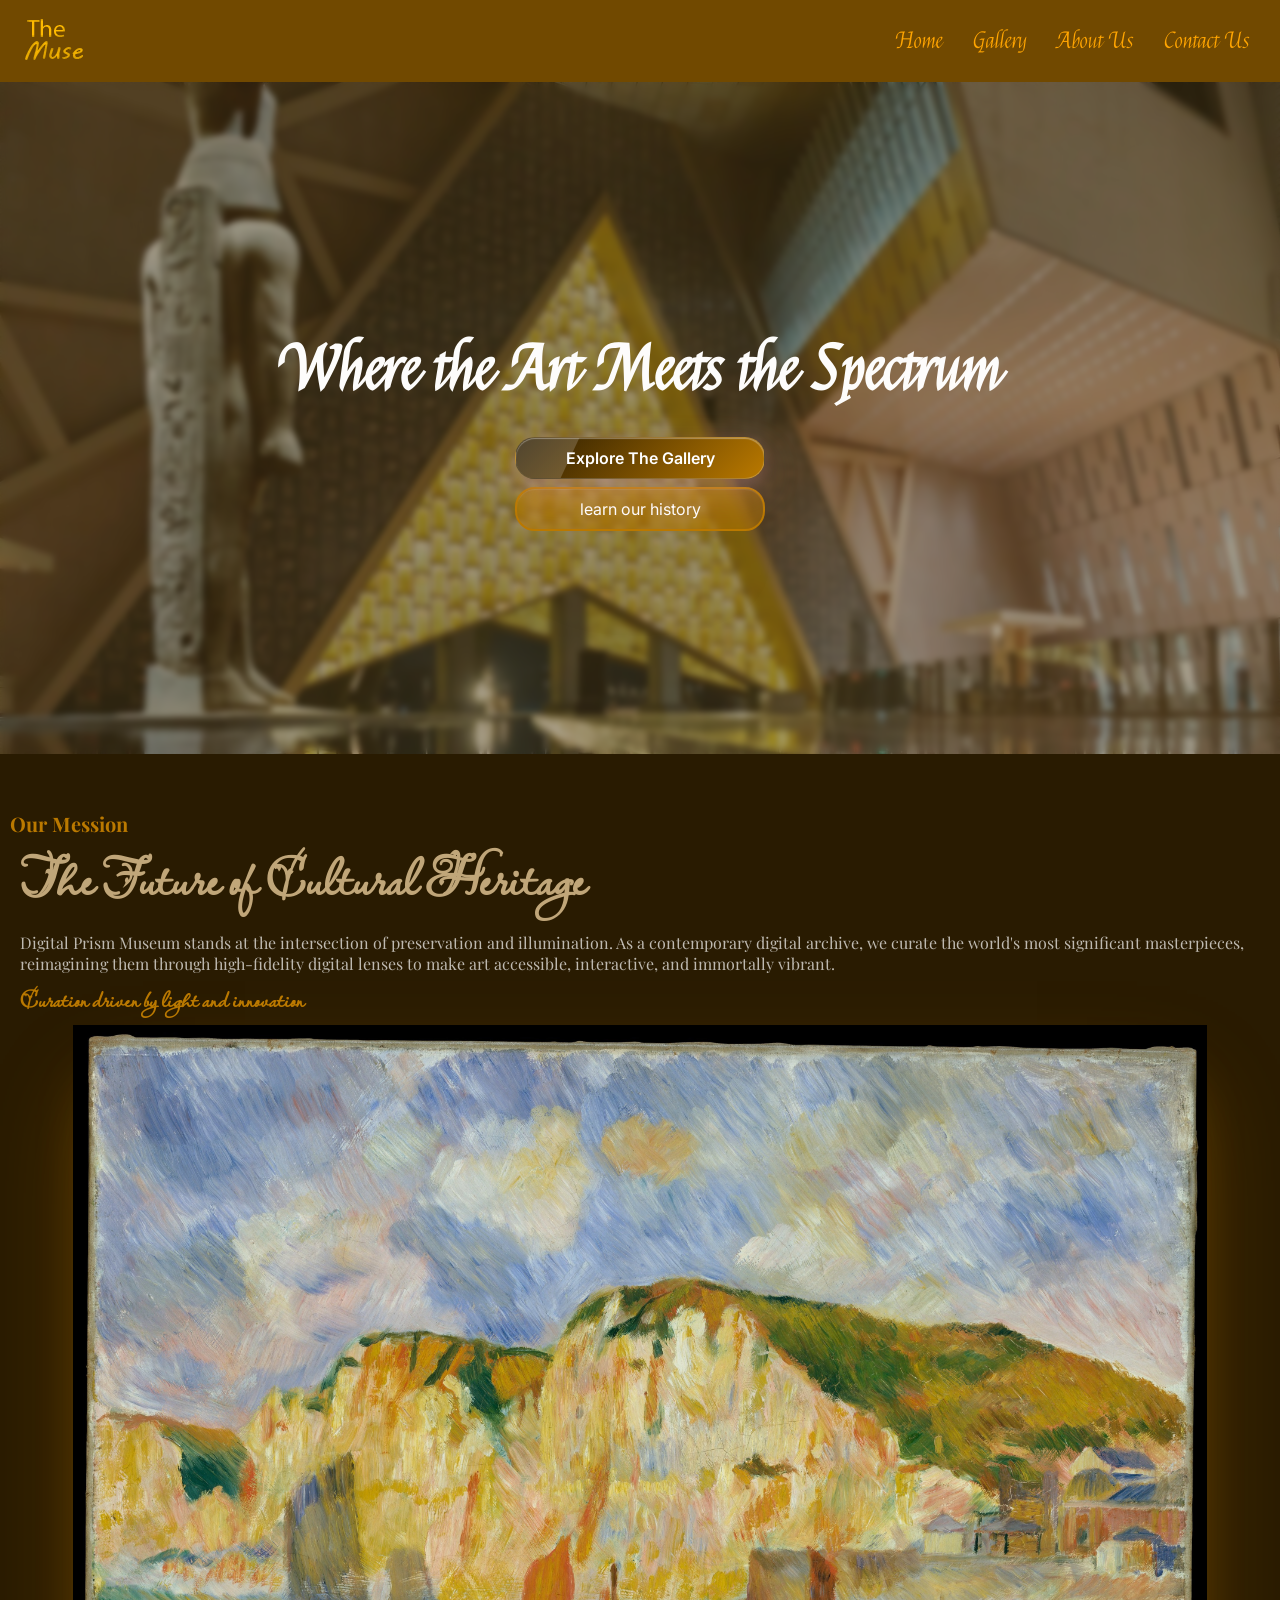
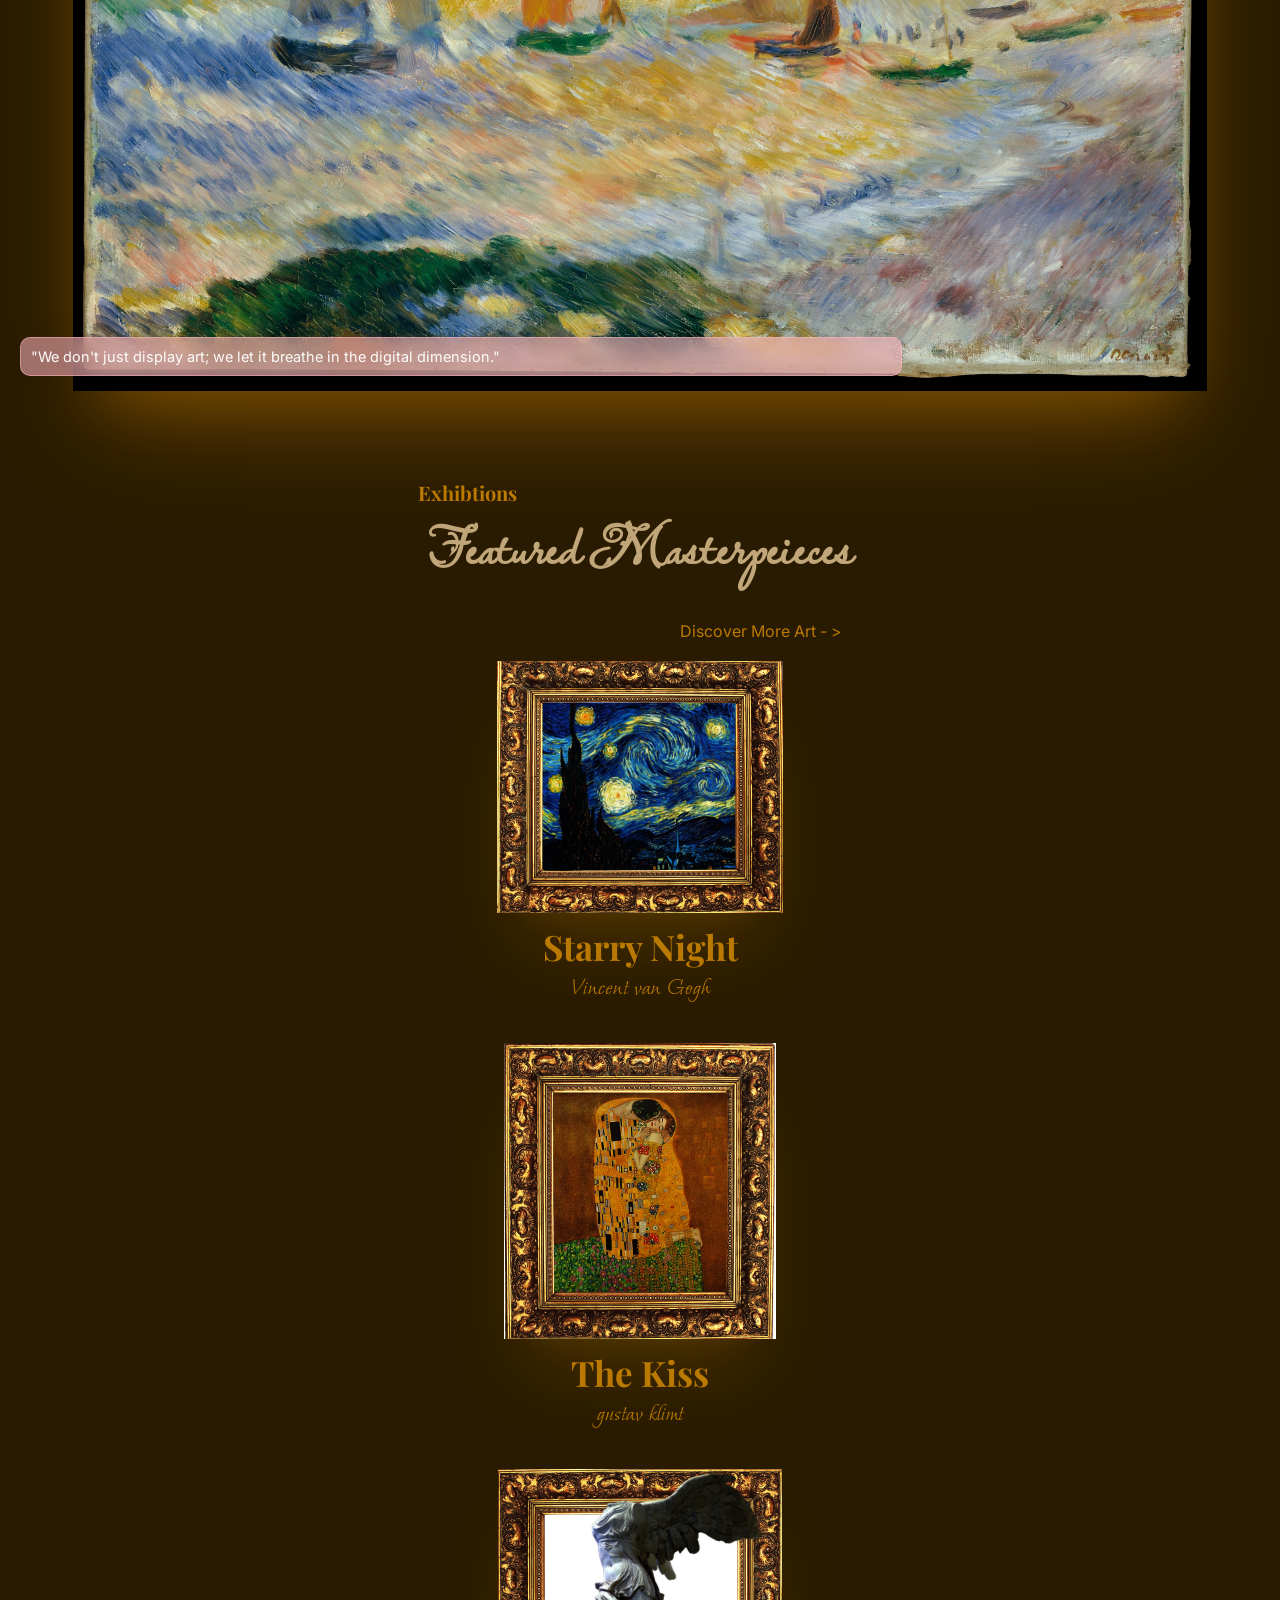
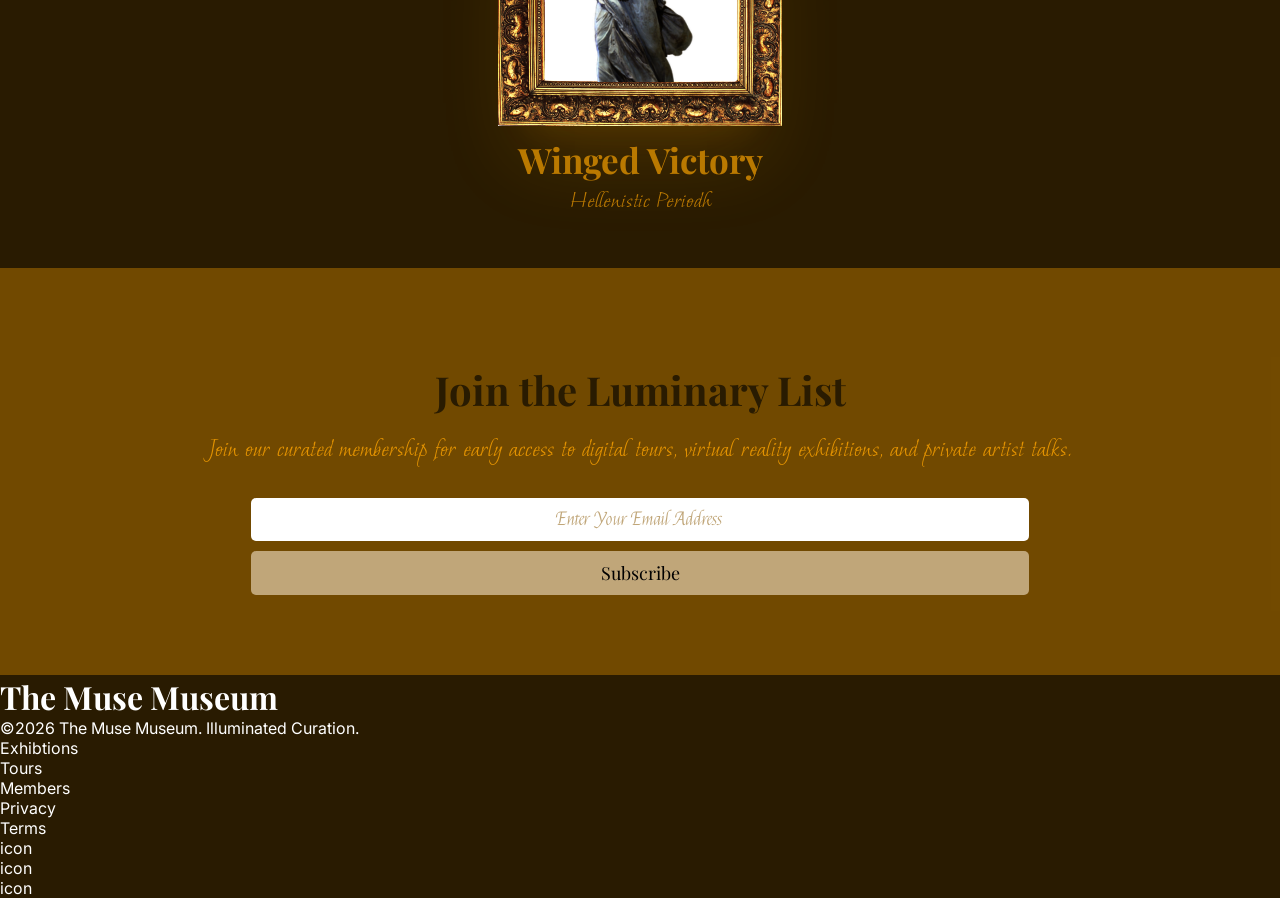
<file: index.html>
<!DOCTYPE html>
<html lang="en">
<head>
    <meta charset="UTF-8">
    <meta name="viewport" content="width=device-width, initial-scale=1.0">
    <link rel="stylesheet" href="./Styles/Global.css">
    <link rel="stylesheet" href="./Styles/components.css">
    <link rel="stylesheet" href="./Styles/indexPage.css">
    <link rel="stylesheet" href="./Styles/animations.css">
    <link rel="stylesheet" href="./Styles/model.css">

    <!-- Libraries -->

   
    <title>Metropolitan Museum of Art</title>
</head>
<body>
    <!-- Nav -->
    <nav>
        <div class="Logo">
            <a href="/index.html">
                <img src="./Images/logo.svg" alt="Logo" class="">
            </a>
        </div>


        <input type="checkbox" id="menu-toggle">
        <label for="menu-toggle" class="burger" id="menutogglesIcon">
            ☰
        </label>
        <div id="listContainer">
            <ul list>
                <li class="navListElements">
                    <a href="./index.html" target="_parent">
                        Home
                    </a>
                </li>
                <li class="navListElements">
                    <a href="./pages/Gallery.html" target="_parent">
                        Gallery
                    </a>
                </li>
                <li class="navListElements">
                    <a href="./pages/About.html" target="_parent">
                        About Us
                    </a>
                </li>
                <li class="navListElements">
                    <a href="./pages/Contact.html" target="_parent">
                        Contact Us
                    </a>
                </li>
            </ul>
        </div>
    </nav>

    <!-- Main -->
     <main>
        <!-- Hero Section -->
        <header>
            <div id="HeroImageContainer">
                <img src="./Images/museumMobile1.jpg" alt="hero background" id="heroImg">
                <div class="filterBrown"></div>
                
            </div>
            <div id="heroContent">
                <h1>Where the Art Meets the Spectrum</h1>
                <div class="btnContainer">
                    <a href="./pages/Gallery.html" type="button" class="Primary heroBtn">Explore The Gallery</a>
                    <a href="./pages/About.html" type="button" class="WhiteOutlined heroBtn">learn our history</a>
                </div>
            </div>
            
            <!-- <div id="model-container"></div> -->

        </header>
        
        
        <!-- mission -->
        <section id="mession">
            <div id="LeftMessionSec">
                <h2>Our Mession</h2>
                <h1>The Future of Cultural Heritage</h1>
                <p id="mainP">
                    Digital Prism Museum stands at the intersection of preservation
                    and illumination. As a contemporary digital archive, we curate the
                    world's most significant masterpieces, reimagining them through
                    high-fidelity digital lenses to make art accessible, interactive, and
                    immortally vibrant.
                </p>
                <p id="secondaryP">Curation driven by light and innovation</p>
            </div>
            <div id="RightMessionSec">
                <img src="./Images/mession.jpg" alt="Moonlight, Wood Island Light">
                <div id="imagesTextOverflowDiv" class="pink-blur">
                    <p>
                        "We don't just display art; we let it
                        breathe in the digital dimension."
                    </p> 
                </div>
            </div>
        </section>

        
        <!-- Featured Peices -->
         <section id="featuresPieces">
            <div id="headerOfFeaturesPieces">
                <h2>Exhibtions</h2>
                <h1>Featured Masterpeieces</h1>
                <a href="./pages/Gallery.html">
                    Discover More Art
                    <!-- <i class="fa-solid fa-angle-right"></i> -->
                    <p> - ></p>
                </a>
            </div>
            <div id="Gallery">
                <div class="artWorkesContainer">
                    <img src="./Images/The/2.svg" alt="The Starry Night">
                    <h3 class="title">Starry Night</h3>
                    <p class="author">Vincent van Gogh</p>
                    <div class="innerViewContainer">
                        <a href="./Images/the-starry-night.jpg" target="_blank">view in full screen</a>
                        <!-- <i class="fa-regular fa-eye"></i> -->
                    </div>
                </div>
                <div class="artWorkesContainer">
                    <img src="./Images/The/1.svg" alt="The Kiss">
                    <h3 class="title">The Kiss</h3>
                    <p class="author">gustav klimt</p>
                    <div class="innerViewContainer">
                        <a href="./Images/theKiss.jpg" target="_blank">view in full screen</a>
                        <!-- <i class="fa-regular fa-eye"></i> -->
                    </div>
                </div>
                <div class="artWorkesContainer">
                    <img src="./Images/The/3.svg" alt="Winged Victory">
                    <h3 class="title">Winged Victory</h3>
                    <p class="author">Hellenistic Periodh</p>
                    <div class="innerViewContainer">
                        <a href="./Images/theWingedVictory.jpg" target="_blank">view in full screen</a>
                        <!-- <i class="fa-regular fa-eye"></i> -->
                    </div>
                </div>

            </div>
         </section>
         

        
        <!-- Join/Contact -->
         <section id="ContactSection">
            <div>
                <h3>Join the Luminary List</h3>
                <p>Join our curated membership for early access to digital tours, virtual reality exhibitions,
                and private artist talks.</p>
                <form action="/" method="post">
                    <input type="text" placeholder="Enter Your Email Address">
                    <button>Subscribe</button>
                </form>
            </div>
         </section>

    </main>
    
    <!-- Footer -->
    <footer>
        <div>
            <h2>The Muse Museum</h2>
            <p>©<span id="copyrightYear"></span> The Muse Museum. Illuminated Curation.</p>
        </div>
        <div>
            <ul>
                <li>Exhibtions</li>
                <li>Tours</li>
                <li>Members</li>
            </ul>
            <ul>
                <li>Privacy</li>
                <li>Terms</li>
            </ul>
        </div>
        <div>
            <ul>
                <li>icon</li>
                <li>icon</li>
                <li>icon</li>
            </ul>
        </div>
    </footer>

    <script>
        document.getElementById("copyrightYear").textContent = new Date().getFullYear();
        
        var menuToggle = document.getElementById("menu-toggle");
        var menutogglesIcon = document.getElementById("menutogglesIcon");
        var listContainer = document.getElementById("listContainer");

        menuToggle.addEventListener("change", () => {
            
            menutogglesIcon.style.opacity = "0";
            menutogglesIcon.style.transform = "scale(1.3)";

            setTimeout(() => {

                // Change icon
                menutogglesIcon.textContent = menuToggle.checked ? "X" : "☰";

                menutogglesIcon.style.opacity = "1";
                menutogglesIcon.style.transform = "scale(1)";

            }, 100);


            listContainer.classList.toggle(
                "active",
                menuToggle.checked
            );
        });



        var heroImg = document.getElementById("heroImg");

        function myFunction(x) {
            if (x.matches) {
                heroImg.setAttribute("src", "./Images/museumMobile1.jpg");
            } else {
                heroImg.setAttribute("src", "./Images/museLap.jpg");
            }
        }

        var x = window.matchMedia("(max-width: 700px)")
        myFunction(x);
        x.addEventListener("change", function () {
            myFunction(x);
        });

    </script>
</body>
</html>
</file>
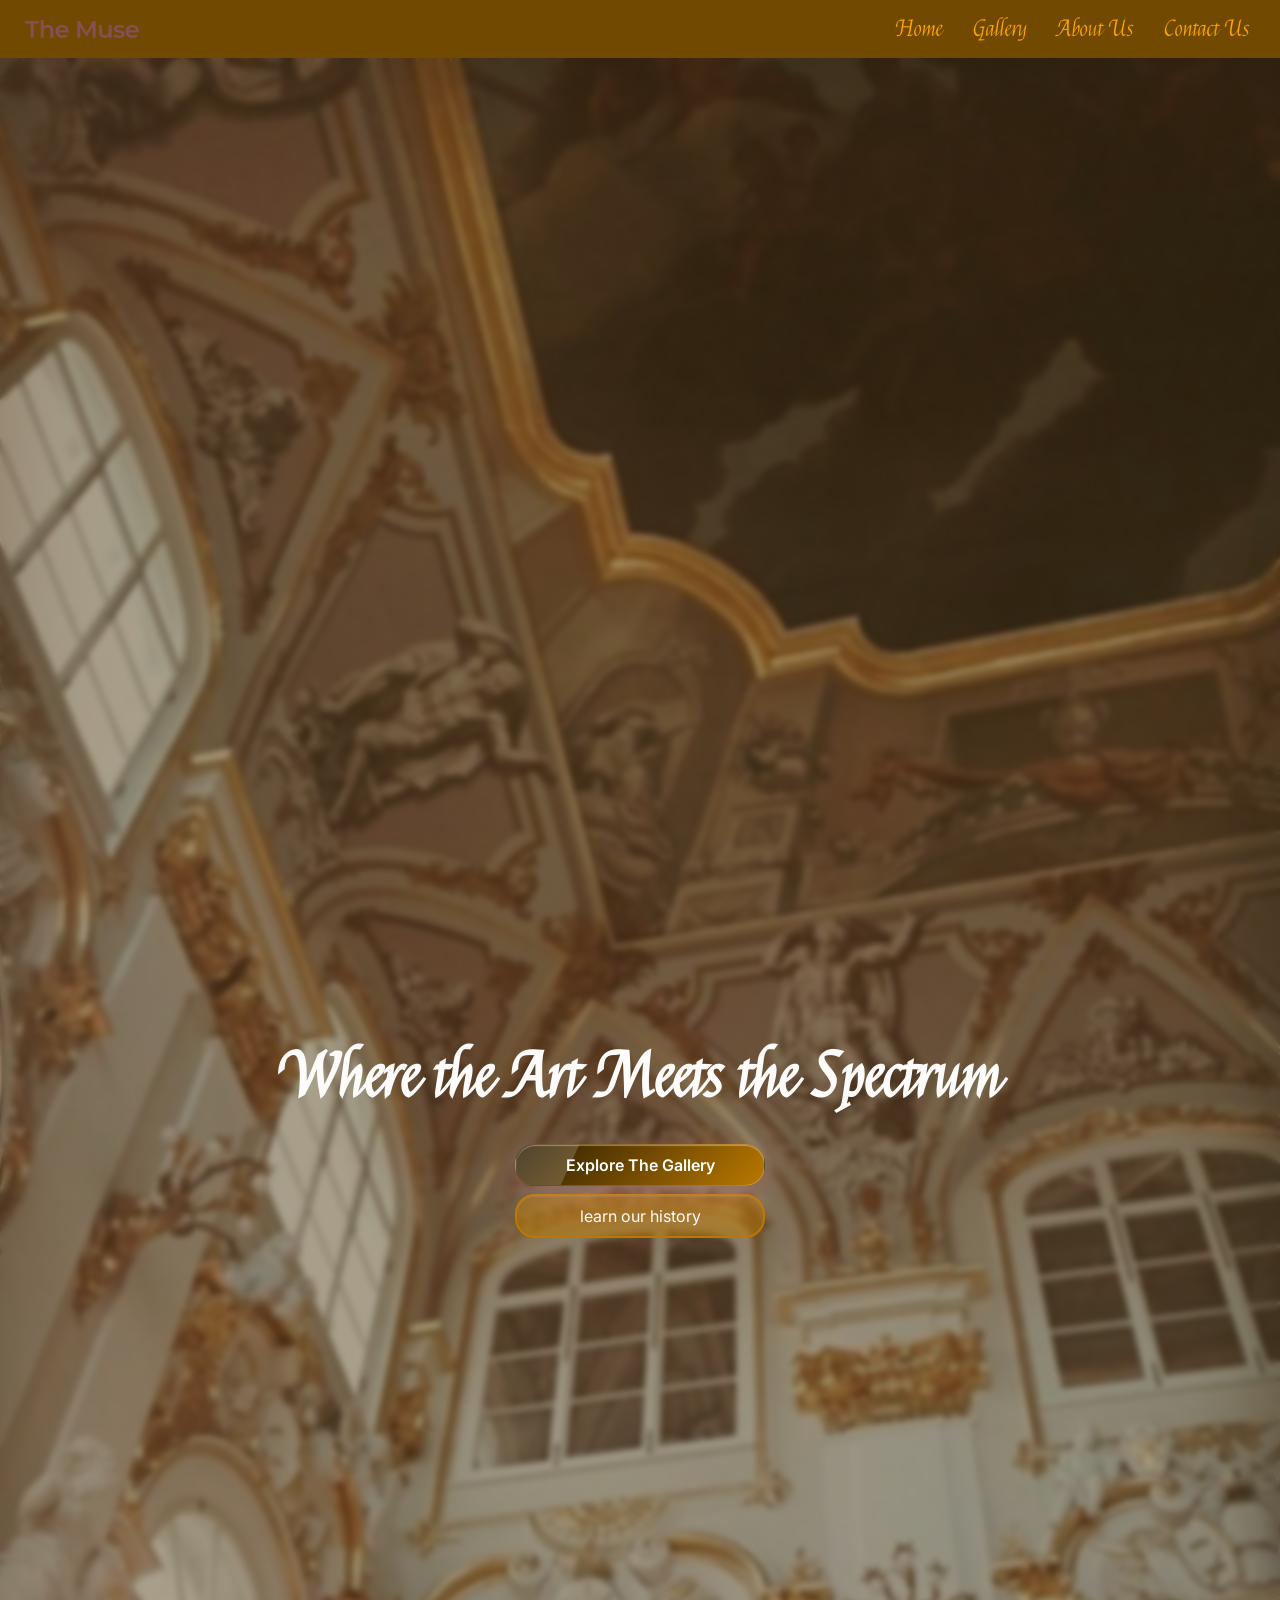
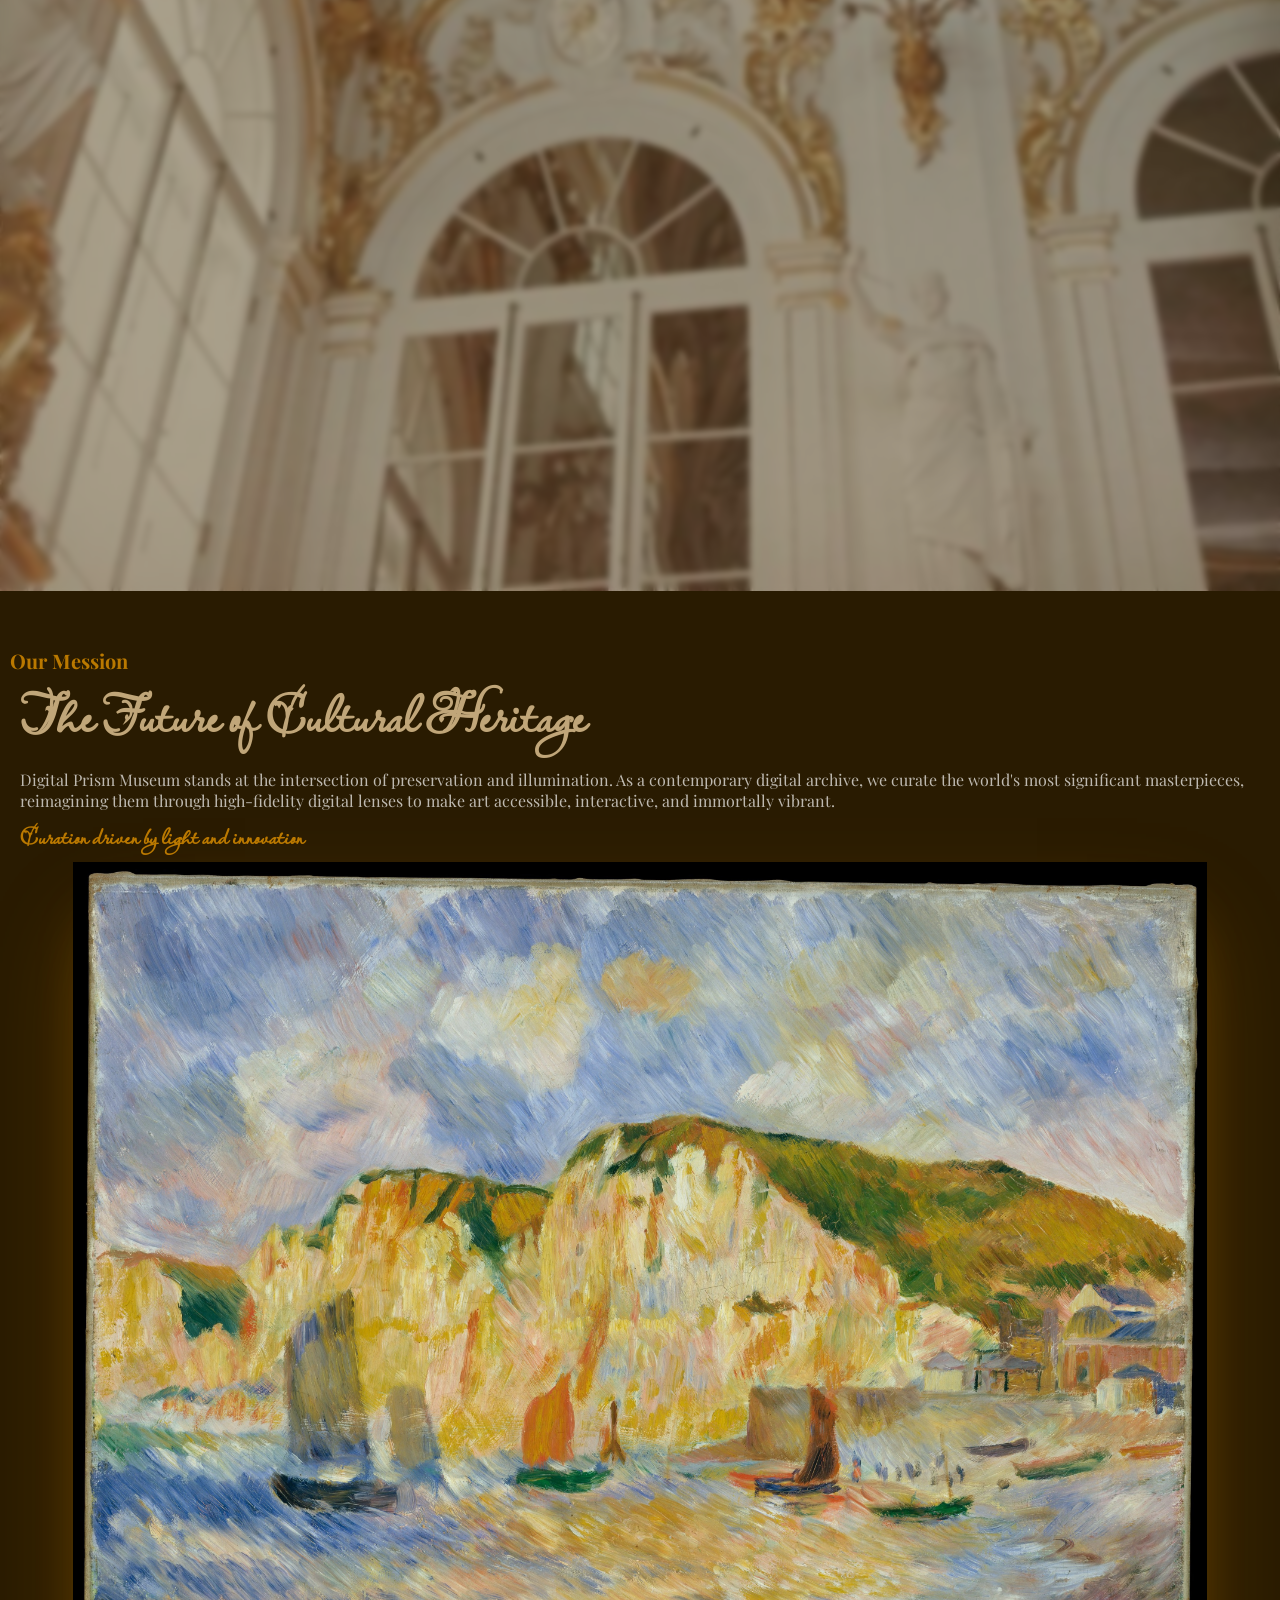
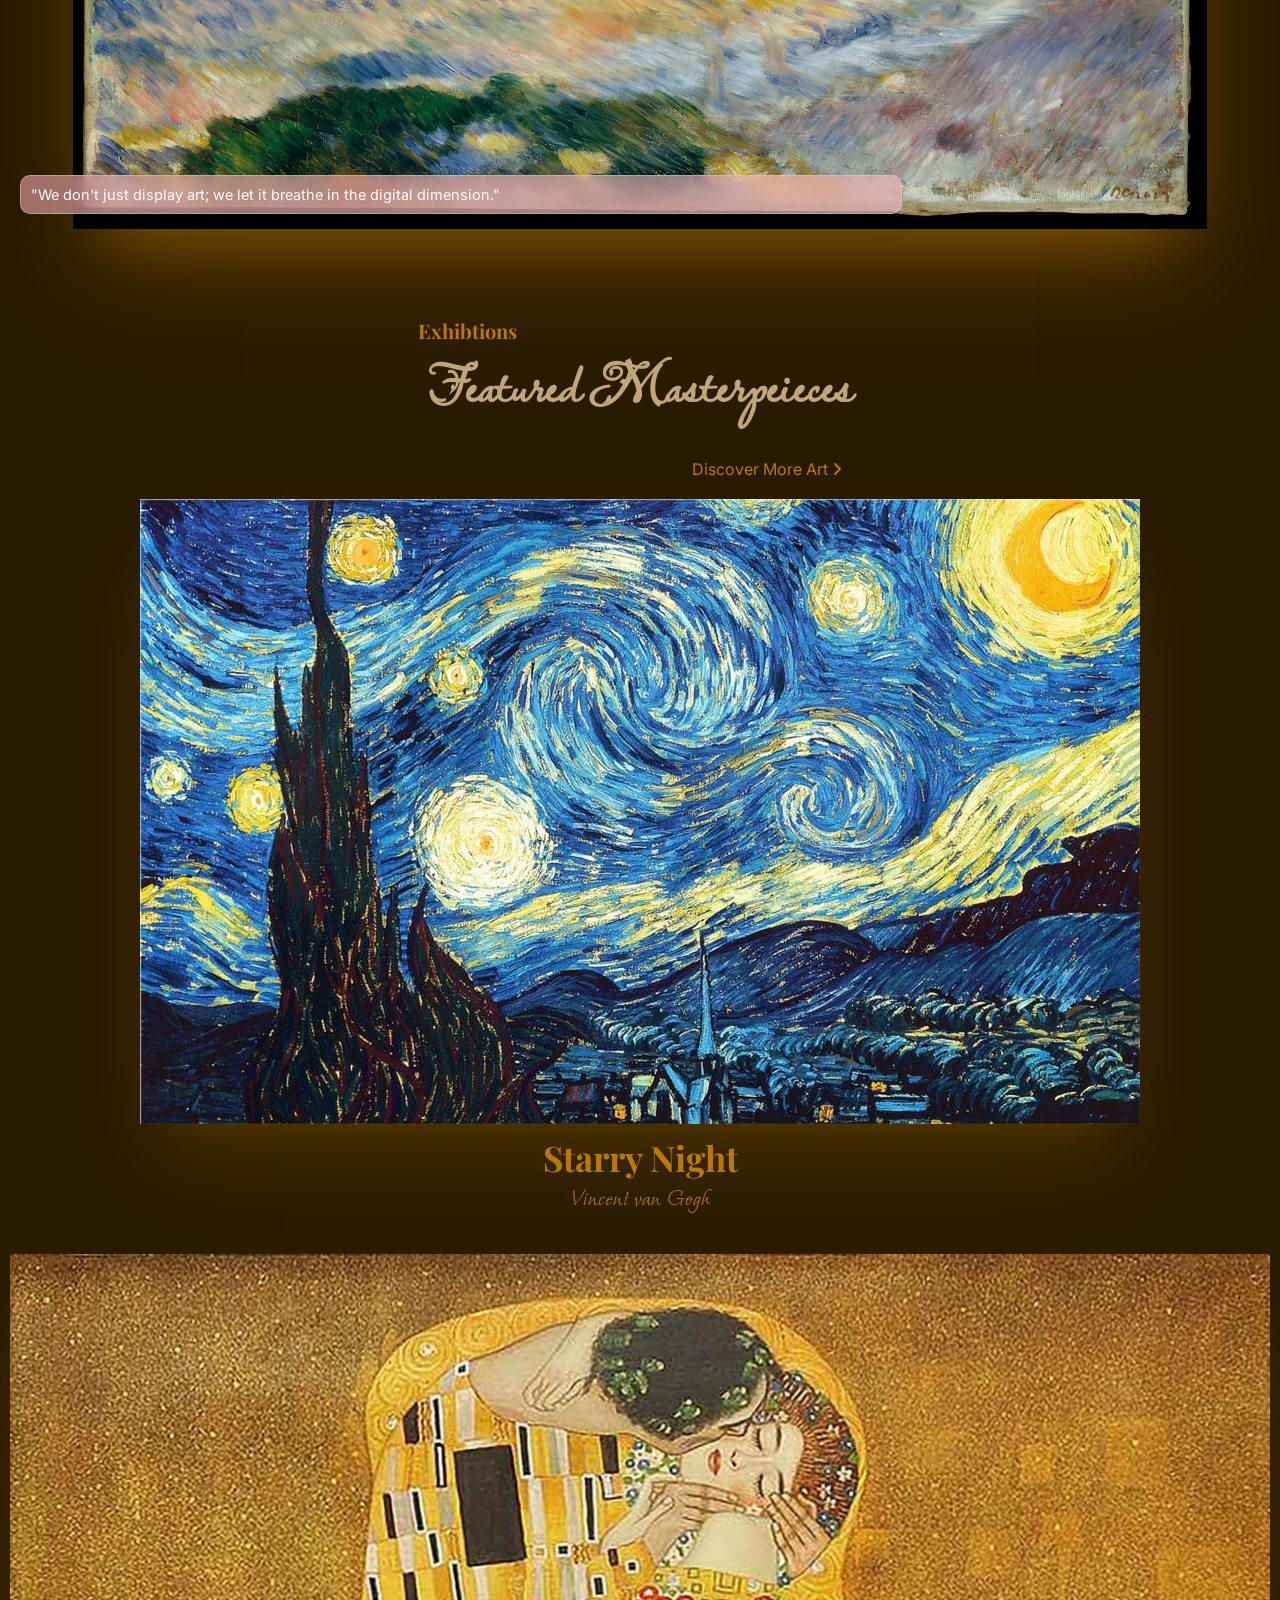
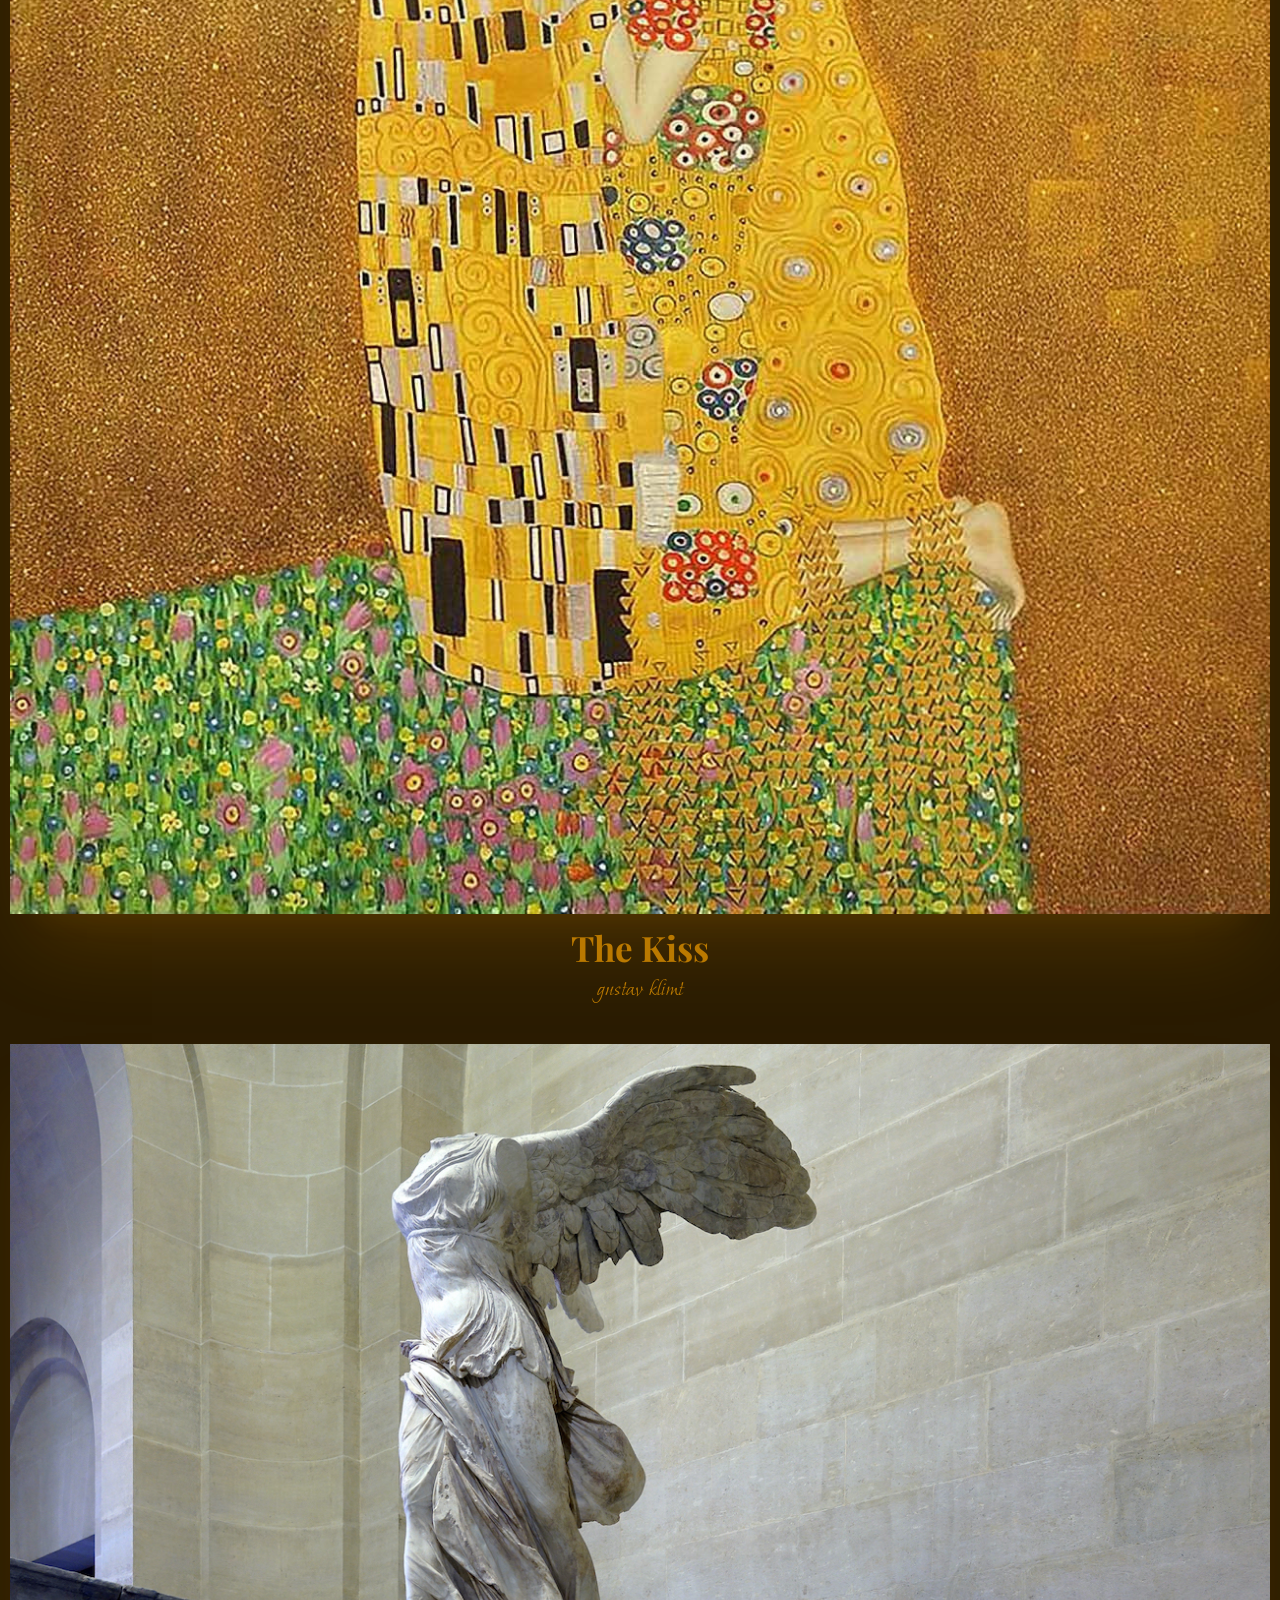
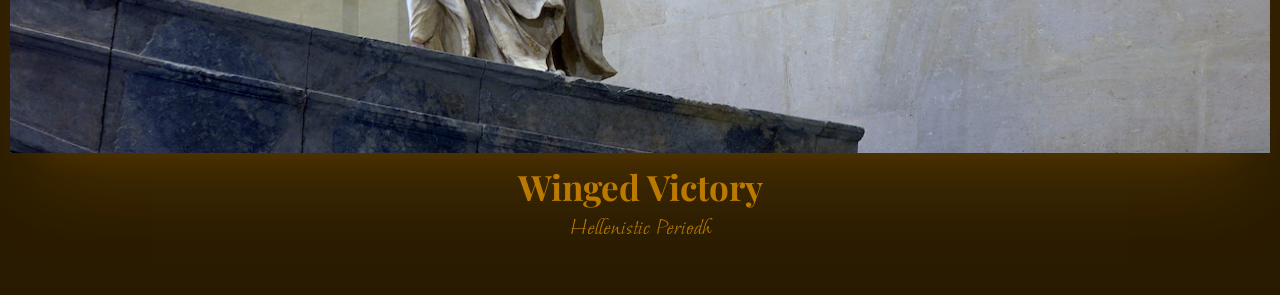
<file: pages/index.html>
<!DOCTYPE html>
<html lang="en">
<head>
    <meta charset="UTF-8">
    <meta name="viewport" content="width=device-width, initial-scale=1.0">
    <link rel="stylesheet" href="/Styles/Global.css">
    <link rel="stylesheet" href="/Styles/components.css">
    <link rel="stylesheet" href="/Styles/indexPage.css">
    <link rel="stylesheet" href="/Styles/animations.css">

    <!-- Libraries -->

    <!-- font awesome -->
    <link rel="stylesheet" href="https://cdnjs.cloudflare.com/ajax/libs/font-awesome/6.5.2/css/all.min.css">

    <title>Metropolitan Museum of Art</title>
</head>
<body>
    <!-- Nav -->
    <nav>
        <div class="Logo">
            <img src="/Images/logo.png" alt="Logo" class="">
        </div>


        <input type="checkbox" id="menu-toggle">
        <label for="menu-toggle" class="burger">
            ☰
        </label>
        <div id="listContainer">
            <ul list>
                <li class="navListElements">
                    <a href="/pages/index.html" target="_parent">
                        Home
                    </a>
                </li>
                <li class="navListElements">
                    <a href="/pages/Gallery.html" target="_parent">
                        Gallery
                    </a>
                </li>
                <li class="navListElements">
                    <a href="/pages/About.html" target="_parent">
                        About Us
                    </a>
                </li>
                <li class="navListElements">
                    <a href="/pages/Contact.html" target="_parent">
                        Contact Us
                    </a>
                </li>
            </ul>
        </div>
    </nav>

    <!-- Main -->
     <main>
        <!-- Hero Section -->
        <header>
            <div id="HeroImageContainer">
                <img src="/Images/museumMobile1.jpg" alt="hero background">
                <div class="filterPink"></div>
            </div>
            <div id="heroContent">
                <h1>Where the Art Meets the Spectrum</h1>
                <div class="btnContainer">
                    <a href="/pages/Gallery.html" type="button" class="Primary heroBtn">Explore The Gallery</a>
                    <a href="/pages/About.html" type="button" class="WhiteOutlined heroBtn">learn our history</a>
                </div>
            </div>
            
        </header>
        
        
        <!-- mission -->
        <section id="mession">
            <div id="LeftMessionSec">
                <h2>Our Mession</h2>
                <h1>The Future of Cultural Heritage</h1>
                <p id="mainP">
                    Digital Prism Museum stands at the intersection of preservation
                    and illumination. As a contemporary digital archive, we curate the
                    world's most significant masterpieces, reimagining them through
                    high-fidelity digital lenses to make art accessible, interactive, and
                    immortally vibrant.
                </p>
                <p id="secondaryP">Curation driven by light and innovation</p>
            </div>
            <div id="RightMessionSec">
                <img src="/Images/mession.jpg" alt="Moonlight, Wood Island Light">
                <div id="imagesTextOverflowDiv" class="pink-blur">
                    <p>
                        "We don't just display art; we let it
                        breathe in the digital dimension."
                    </p> 
                </div>
            </div>
        </section>

        
        <!-- Featured Peices -->
         <section id="featuresPieces">
            <div id="headerOfFeaturesPieces">
                <h2>Exhibtions</h2>
                <h1>Featured Masterpeieces</h1>
                <a href="/pages/Gallery.html">
                    Discover More Art
                    <i class="fa-solid fa-angle-right"></i>
                </a>
            </div>
            <div id="Gallery">
                <div class="artWorkesContainer">
                    <img src="/Images/the-starry-night.jpg" alt="The Starry Night">
                    <h3 class="title">Starry Night</h3>
                    <p class="author">Vincent van Gogh</p>
                    <div class="innerViewContainer">
                        <a href="/Images/the-starry-night.jpg" target="_blank">view in full screen</a>
                        <i class="fa-regular fa-eye"></i>
                    </div>
                </div>
                <div class="artWorkesContainer">
                    <img src="/Images/theKiss.jpg" alt="The Kiss">
                    <h3 class="title">The Kiss</h3>
                    <p class="author">gustav klimt</p>
                    <div class="innerViewContainer">`
                        <a href="/Images/theKiss.jpg" target="_blank">view in full screen</a>
                        <i class="fa-regular fa-eye"></i>
                    </div>
                </div>
                <div class="artWorkesContainer">
                    <img src="/Images/theWingedVictory.jpg" alt="Winged Victory">
                    <h3 class="title">Winged Victory</h3>
                    <p class="author">Hellenistic Periodh</p>
                    <div class="innerViewContainer">
                        <a href="/Images/theWingedVictory.jpg" target="_blank">view in full screen</a>
                        <i class="fa-regular fa-eye"></i>
                    </div>
                </div>

            </div>
         </section>
         

        
        <!-- Join/Contact -->

     </main>
     


    <!-- Footer -->
</body>
</html>
</file>
<file: Styles/Global.css>
/* Fonts Import */
@import url('https://fonts.googleapis.com/css2?family=Playfair+Display:wght@400;500;600;700&family=Inter:wght@300;400;500;600&display=swap');
@import url('https://fonts.googleapis.com/css2?family=Felipa&family=Lavishly+Yours&display=swap');
@import url('https://fonts.googleapis.com/css2?family=Agbalumo&display=swap');
@import url('https://fonts.googleapis.com/css2?family=Moon+Dance&display=swap');


*{
    margin: 0;
    padding: 0;
    box-sizing: border-box;
}


:root {

    /* Colors */

    --primary: #291B01;
    --primary-background: #FFB6C140;
    --secondary: #FFA500;
    --secondary-darker: #ba7900;
    --secondary-darker-trans: #ba790080;
    --tertiary: #FFD1DC;
    --neutral:#FDFCFB;
    --white-brownish: #d4b898;
    --light-brown: #c0a679;
    --light-pink: #c6adb2;
    --light-black-text: #857073;
    --light-pink-dark-text: #664348;



    /* Fonts */
    --font-heading: "Playfair Display", serif;
    --font-body: "Inter", sans-serif;
    --playfair: "Playfair Display", serif;
    --inter: "Inter", sans-serif;
    --fancy: "Lavishly Yours", "Playfair Display" ,cursive;
    --Lavishly: "Lavishly Yours", "Playfair Display" ,cursive;
    --flipa: "Felipa", "Playfair Display" ,serif;
    --Agba: "Agbalumo", "Playfair Display" , system-ui;
    --moon: "Moon Dance", "Playfair Display", cursive;

    /* Font colors */
    --white: #FFF;
    --black: #000;


    /* Font Weights */

    --text-hero: 3rem;
    --text-title: 2rem;
    --text-body: 1rem;

    /* Shadows */
    --shadow-sm: 0px 2px 8px rgba(0, 0, 0, 0.08);
    --shadow-md: 0px 10px 30px rgba(50, 50, 93, 0.15);
    --shadow-lg: 0px 20px 60px rgba(0, 0, 0, 0.2);

    /* Spacing */

    --space-1: 4px;
    --space-2: 8px;
    --space-3: 12px;
    --space-4: 16px;
    --space-5: 24px;
    --space-6: 32px;
    --space-7: 48px;
    --space-8: 64px;

    /* Containers Width */

    --container-sm: 600px;
    --container-md: 900px;
    --container-lg: 1200px;
    --container-xl: 1400px;

    /* shadows */
    --pink-shadow:rgba(255, 209, 220, 0.1) 0px 1px 1px 0px inset,
                  rgba(255, 209, 220, 0.25) 0px 50px 100px -20px,
                  rgba(255, 209, 220, 0.3) 0px 30px 60px -30px;

    --orange-shadow:rgba(255, 165, 0, 0.1) 0px 1px 1px 0px inset,
                    rgba(255, 165, 0, 0.25) 0px 50px 100px -20px,
                    rgba(255, 165, 0, 0.3) 0px 30px 60px -30px;
    --orange-shadow-lighter: rgba(255, 165, 0, 0.1) 0px 1px 1px 0px inset,
                    rgba(255, 165, 0, 0.15) 0px 50px 80px -20px,
                    rgba(255, 165, 0, 0.1) 0px 30px 30px -30px;

    --normal-shadow:rgba(255, 255, 255, 0.1) 0px 1px 1px 0px inset,
                    rgba(50, 50, 93, 0.25) 0px 50px 100px -20px,
                    rgba(0, 0, 0, 0.3) 0px 30px 60px -30px;

        
}

html {
    font-size: 16px;
    scroll-behavior: smooth;
}

body {
    font-family: var(--font-body);
    background-color: var(--primary);
    color: black;
}


h1,h2,h3,h4 {
    font-family: var(--font-heading);
}

h1 {
    font-size: var(--text-hero);
}

h2 {
    font-size: var(--text-title);
}

p {
    font-size: var(--text-body);
}

a{
    -webkit-tap-highlight-color: transparent;
    -webkit-touch-callout: none;
    outline: none;
    /* For WebKit-based browsers like Safari on iOS */
    background-color: transparent;
    /* For all browsers */
}

a:focus
a:focus-visible,
a:active {
    outline: none;
    box-shadow: none;
    background: transparent;
    -webkit-tap-highlight-color: transparent;
    -webkit-touch-callout: none;
}

.flex-center {
    display: flex;
    justify-content: center;
    align-items: center;
}

/* Footer Global Styling */
footer{
    
}
</file>
<file: Styles/components.css>
/* Buttons */


/* .Primary{
    width: 180px;
    padding: 10px 20px;
    border-radius: 20px;
    background: #FFB6C1;
    background: linear-gradient(70deg, rgba(255, 182, 193, 1) 0%, rgba(255, 165, 0, 1) 100%);
    box-shadow: rgba(255, 255, 255, 0.1) 0px 1px 1px 0px inset, 
                rgba(50, 50, 93, 0.25) 0px 50px 100px -20px, 
                rgba(0, 0, 0, 0.3) 0px 30px 60px -30px;
    transition: background ease 300ms;
    text-decoration: none;
    text-align: center;
    color: white;
} */

.Primary {
    width: fit-content;
    padding: 10px 30px;
    border-radius: 20px;
    background: linear-gradient(135deg, var(--primary) 0%, var(--secondary-darker) 100%);
    color: white;
    text-decoration: none;
    text-align: center;
    font-weight: 600;
    border: 1px solid rgba(255, 255, 255, 0.2);
    box-shadow:
        rgba(255, 182, 193, 0.25) 0px 15px 35px,
        #874E5840 0px 5px 15px,
        inset rgba(255, 255, 255, 0.35) 0px 1px 1px;
    backdrop-filter: blur(8px);
    position: relative;
    overflow: hidden;
    transition: all 0.35s ease;
}
.Primary::before {
    content: "";
    position: absolute;
    top: -120%;
    left: -40%;
    width: 60%;
    height: 300%;
    background: rgba(255, 255, 255, 0.18);
    transform: rotate(25deg);
    transition: all 0.6s ease;
}
.Primary:hover {
    transform: translateY(-4px) scale(1.03);
    box-shadow:
        rgba(255, 182, 193, 0.35) 0px 20px 45px,
        rgba(255, 165, 0, 0.3) 0px 10px 20px;
    background: linear-gradient(135deg, #ffc3cd 0%, #ffb733 100%);
}
.Primary:hover::before {
    left: 120%;
}
.Primary:active {
    transform: scale(0.98);
}


.PrimaryBtn {
    width: 180px;
    height: 30px;
    border-radius: 20px;
    background: var(--primary);
    background: linear-gradient(70deg, rgba(255, 182, 193, 1) 0%, rgba(255, 165, 0, 1) 100%);
    box-shadow: rgba(255, 255, 255, 0.1) 0px 1px 1px 0px inset,
        rgba(50, 50, 93, 0.25) 0px 50px 100px -20px,
        rgba(0, 0, 0, 0.3) 0px 30px 60px -30px;
    transition: background ease 300ms;
    color: white;
    text-align: center;
}
.Primary:hover{
    background: var(--primary);
    cursor: pointer;
    box-shadow: rgba(255, 255, 255, 0.15) 0px 1px 1px 0px inset,
                rgba(50, 50, 93, 0.30) 0px 60px 120px -20px,
                rgba(0, 0, 0, 0.35) 0px 40px 80px -30px;
}
.Primary:active{
    background: var(--primary);
    opacity: 0.9;
    cursor: pointer;
    box-shadow: rgba(255, 255, 255, 0.15) 0px 1px 1px 0px inset,
        rgba(50, 50, 93, 0.30) 0px 60px 120px -20px,
        rgba(0, 0, 0, 0.35) 0px 40px 80px -30px;
}
.PrimaryBtn:hover {
    background: var(--primary);
    cursor: pointer;
    box-shadow: rgba(255, 255, 255, 0.15) 0px 1px 1px 0px inset,
        rgba(50, 50, 93, 0.30) 0px 60px 120px -20px,
        rgba(0, 0, 0, 0.35) 0px 40px 80px -30px;
}


.Secondary{
    width: 180px;
    padding: 10px 20px;
    border-radius: 20px;
    background-color: var(--secondary-darker-trans);
    box-shadow: rgba(255, 255, 255, 0.1) 0px 1px 1px 0px inset,
        rgba(50, 50, 93, 0.25) 0px 50px 100px -20px,
        rgba(0, 0, 0, 0.3) 0px 30px 60px -30px;
    transition: background ease 300ms;
    text-decoration: none;
    color: white;
    text-align: center;
}
.SecondaryBtn{
    width: 180px;
    height: 30px;
    border-radius: 20px;
    background-color: var(--secondary-darker-trans);
    box-shadow: rgba(255, 255, 255, 0.1) 0px 1px 1px 0px inset,
                rgba(50, 50, 93, 0.25) 0px 50px 100px -20px,
                rgba(0, 0, 0, 0.3) 0px 30px 60px -30px;
    transition: background ease 300ms;
    text-align: center;
}
.Secondary:hover{
    opacity: 0.9;
    cursor: pointer;
    box-shadow: rgba(255, 255, 255, 0.15) 0px 1px 1px 0px inset,
                rgba(50, 50, 93, 0.30) 0px 60px 120px -20px,
                rgba(0, 0, 0, 0.35) 0px 40px 80px -30px;
}
.Secondary:active {
    opacity: 0.8;
    cursor: pointer;
    box-shadow: rgba(255, 255, 255, 0.15) 0px 1px 1px 0px inset,
        rgba(50, 50, 93, 0.30) 0px 60px 120px -20px,
        rgba(0, 0, 0, 0.35) 0px 40px 80px -30px;
}
.SecondaryBtn:hover {
    opacity: 0.9;
    cursor: pointer;
    box-shadow: rgba(255, 255, 255, 0.15) 0px 1px 1px 0px inset,
        rgba(50, 50, 93, 0.30) 0px 60px 120px -20px,
        rgba(0, 0, 0, 0.35) 0px 40px 80px -30px;
}

.WhiteOutlined{
    width: 180px;
    padding: 10px 20px;
    border-radius: 20px;
    background-color: var(--secondary-darker-trans);
    border: 2px solid var(--secondary-darker);
    color: #ffffff;
    box-shadow: rgba(255, 255, 255, 0.1) 0px 1px 1px 0px inset,
                rgba(50, 50, 93, 0.25) 0px 50px 100px -20px,
                rgba(0, 0, 0, 0.3) 0px 30px 60px -30px;
    transition: background ease 300ms;
    text-decoration: none;
    text-align: center;
}
.WhiteOutlinedBtn{
    width: 120px;
    height: 30px;
    border-radius: 20px;
    background-color: transparent;
    border-color: #FFD1DC;
    color: #FFD1DC;
    box-shadow: rgba(255, 255, 255, 0.1) 0px 1px 1px 0px inset,
        rgba(50, 50, 93, 0.25) 0px 50px 100px -20px,
        rgba(0, 0, 0, 0.3) 0px 30px 60px -30px;
    transition: background ease 300ms;
}
.WhiteOutlined:hover{
    opacity: 0.9;
    cursor: pointer;
    box-shadow: rgba(255, 255, 255, 0.15) 0px 1px 1px 0px inset,
        rgba(50, 50, 93, 0.30) 0px 60px 120px -20px,
        rgba(0, 0, 0, 0.35) 0px 40px 80px -30px;
}

.BlackOutlined {
    width: 50px;
    height: 15px;
    border-radius: 20px;
    background-color: transparent;
    border-color: #FFD1DC;
    color: #FFD1DC;
    box-shadow: rgba(255, 255, 255, 0.1) 0px 1px 1px 0px inset,
        rgba(50, 50, 93, 0.25) 0px 50px 100px -20px,
        rgba(0, 0, 0, 0.3) 0px 30px 60px -30px;
    transition: background ease 300ms;
}
.BlackOutlined:hover {
    opacity: 0.9;
    cursor: pointer;
    box-shadow: rgba(255, 255, 255, 0.15) 0px 1px 1px 0px inset,
        rgba(50, 50, 93, 0.30) 0px 60px 120px -20px,
        rgba(0, 0, 0, 0.35) 0px 40px 80px -30px;
}


/* Image styles */

.WavesBorders{
    --s: 20px;
    /* control the size of the wave */
    --w: 350px;
    /* preferred image width */

    width: round(var(--w), 4*var(--s));
    aspect-ratio: 1;
    padding: calc(3.5*var(--s));
    box-sizing: border-box;
    background: linear-gradient(#FFD1DC, #FFA500);
    border-radius: calc(4*var(--s));
    --_g: conic-gradient(#000 0 0) no-repeat 50%/;
    mask:
        radial-gradient(var(--s), #000 100%, #0000 calc(100% + 1px)) 0 0/calc(4*var(--s)) calc(4*var(--s)),
        var(--_g) calc(100% - 6*var(--s)) calc(100% - 6*var(--s)),
        var(--_g) calc(100% - 4*var(--s)) calc(100% - 4*var(--s)) intersect,
        radial-gradient(var(--s), #0000 calc(100% - 1px), #000) var(--s) var(--s)/calc(2*var(--s)) calc(2*var(--s));
}


/* Icons */


.MobileIcon{
    font-size: 20px;
    width: 60px;
    height: 60px;
    border-radius: 50px;
    transition: all 300ms ease;
}

.LargeIcon{
    font-size: 28px;
    width: 32px;
    height: 32px;
    border-radius: 35px;
    transition: all 300ms ease;
}


/* Containers */


.container {
    width: 100%;
    margin: 0 auto;
    padding: 0 var(--space-4);
    max-width: var(--container-sm);
}

@media (min-width: 900px) {
    .container {
        max-width: var(--container-md);
    }
}

@media (min-width: 1200px) {
    .container {
        max-width: var(--container-lg);
    }
}

@media (min-width: 1400px) {
    .container {
        max-width: var(--container-xl);
    }
}

/* Cards */


/* Logo */

.Logo{
    display: flex;
    justify-content: center;
    align-content: center;
}



/* Filters */

.filterOrange {
    position: absolute;
    inset: 0;
    z-index: 5;
    background-color: #ffa6007b;
    backdrop-filter: blur(3.2px);
    -webkit-backdrop-filter: blur(7.2px);
}
.filterBrown {
    position: absolute;
    inset: 0;
    z-index: 5;
    background-color: #5341197d;
    backdrop-filter: blur(3.2px);
    -webkit-backdrop-filter: blur(7.2px);
}
.filterPink {
    position: absolute;
    inset: 0;
    z-index: 5;
    background-color: #5341197d;
    backdrop-filter: blur(3.2px);
    -webkit-backdrop-filter: blur(7.2px);
}

/* Blur */

.pink-blur{
    background: rgba(255, 182, 193, 0.54);
    border-radius: 16px;
    box-shadow: 0 4px 30px rgba(0, 0, 0, 0.1);
    backdrop-filter: blur(12.1px);
    -webkit-backdrop-filter: blur(12.1px);
    border: 1px solid rgba(255, 182, 193, 0.53);
}
</file>
<file: Styles/indexPage.css>
/* Nav section */

nav {
    display: flex;
    justify-content: space-between;
    align-items: center;
    padding: 10px 25px;
    position: relative;
    background-color: var(--secondary-darker-trans);
    backdrop-filter: blur(7.2px);
    -webkit-backdrop-filter: blur(7.2px);
    z-index: 100;
}

nav .Logo {}

nav .Logo img {
    
}


nav #menu-toggle {
    display: none;
}

/* Burger menu */

nav .burger {
    font-size: 2.2rem;
    cursor: pointer;
    color: var(--secondary);
    text-align: center;
    align-self: center;
    transition: all 400ms ease;
}
nav .burger,
nav #menutogglesIcon {
    -webkit-tap-highlight-color: transparent;
    -webkit-touch-callout: none;
    outline: none;
}

nav .burger:focus,
nav .burger:active,
nav #menutogglesIcon:focus,
nav #menutogglesIcon:active {
    outline: none;
    box-shadow: none;
}

/* List container */

nav #listContainer {
    position: absolute;
    top: 100%;
    left: 0;
    width: 100%;
    background-color: var(--primary);
    padding: 15px 0;
    border-radius: 0 0 16px 16px;
    box-shadow: 0 4px 30px rgba(0, 0, 0, 0.1);
    backdrop-filter: blur(7.2px);
    -webkit-backdrop-filter: blur(7.2px);
    border: 2px solid var(--secondary-darker-trans);
    z-index: 10;

    opacity: 0;
    visibility: hidden;
    transform: translateY(-5px);
    transition:
        opacity 300ms ease,
        transform 300ms ease,
        visibility 300ms ease;
    pointer-events: none;
}

nav #listContainer.active {
    opacity: 1;
    visibility: visible;
    transform: translateY(0px);
    pointer-events: auto;
}

nav #listContainer ul {
    display: flex;
    flex-direction: column;
    justify-content: space-evenly;
    align-items: center;
    list-style: none;
    gap: 15px;
}

nav #listContainer ul li.navListElements {
    padding: 5px;
    font-family: var(--flipa);
    transition: all 500ms ease;
}

nav #listContainer ul li.navListElements:hover {
    transform: translateY(-2px);
}

nav #listContainer ul li.navListElements a {
    text-decoration: none;
    color: var(--light-brown);
    font-size: 20px;
}

/* Larger screens */

@media (min-width: 768px) {

    nav .burger {
        display: none;
    }

    nav #listContainer {
        padding: 0;
        border-radius: none;
        box-shadow: none;
        backdrop-filter: none;
        -webkit-backdrop-filter: none;
        border: none;
        z-index: 0;
        display: block;
        opacity: 1;
        visibility: visible;
        transform: none;
        box-shadow: none;
        position: static;
        width: auto;
        background: none;
        padding: 0;
        pointer-events: auto;

    }

    nav #listContainer ul {
        flex-direction: row;
        gap: 20px;
    }
    
    nav #listContainer ul li.navListElements a {
        text-decoration: none;
        color: var(--secondary);
        font-size: 22px;
    }
}

/* Main Container Styles */
main{
}


/* Hero section styles */

main header{
    display: flex;
    flex-direction: column;
    justify-content: center;
    align-items: center;
}
#HeroImageContainer{
    position: relative;
    display: inline-block;
    z-index: 5;
    width: 100%;
}
main header img {
    display: block;
    width: 100%;
}
#heroContent{
    position: absolute;
    z-index: 10;
}
main header h1{
    text-align: center;
    padding: 28px;
    font-size: 60px;
    color: var(--neutral);
    font-family: var(--flipa);
}
main header div.btnContainer{
    display: flex;
    flex-direction: column;
    justify-content: center;
    align-items: center;
    gap: 8px;
}
main header div a.heroBtn{
    width: 250px;
}

/* larger screens for hero section */
@media (min-width: 768px) {
    
}


/* Mession Section */

section#mession{
    padding: 3rem 10px;
    display: flex;
    flex-direction: column;
    justify-content: center;
    align-items: center;
}

section#mession div#LeftMessionSec{
    flex-direction: column;
    justify-content: center;
    align-items: center;
}
section#mession div#LeftMessionSec h2{
    font-size: 20px;
    line-height: 1.2;
    padding: 10px 0;
    color: var(--secondary-darker);
}
section#mession div#LeftMessionSec h1 {
    font-family: var(--fancy);
    font-size: 55px;
    line-height: 1.2;
    padding: 0 10px;
    padding-bottom: 20px;
    color: var(--light-brown);
}
section#mession div#LeftMessionSec p#mainP {
    text-align: left;
    padding: 0 10px;
    font-family: var(--playfair);
    color: var(--neutral);
    opacity: 0.7;
}
section#mession div#LeftMessionSec p#secondaryP {
    font-family: var(--fancy);
    font-size: 25px;
    color: var(--secondary-darker);
    padding: 5px 10px;
    font-weight: bold;
}

section#mession div#RightMessionSec {
    display: flex;
    flex-direction: column;
    justify-content: center;
    align-items: center;
    position: relative;
}
section#mession div#RightMessionSec img{
    width: 90%;
    box-shadow: var(--orange-shadow);
    animation: shadowAnimation 2s ease infinite;
}
section#mession div#RightMessionSec div#imagesTextOverflowDiv{
    position: absolute;
    padding: 10px;
    border-radius: 10px;
    width: 70%;
    bottom: 15px;
    left: 10px;
    animation: bounceAnimation 2s ease infinite;
}

section#mession div#RightMessionSec div#imagesTextOverflowDiv p{
    font-size: 14.5px;
    color: var(--neutral);
}


/* Featured Peices */

main section#featuresPieces{
    display: flex;
    flex-direction: column;
    justify-content: center;
    align-items: center;
    padding: 2rem 10px;
}
section#featuresPieces div#headerOfFeaturesPieces{
    
}
section#featuresPieces div#headerOfFeaturesPieces h2{
    font-size: 20px;
    line-height: 1.2;
    padding: 10px 0;
    color: var(--secondary-darker);
}
section#featuresPieces div#headerOfFeaturesPieces h1{
    font-family: var(--fancy);
    font-size: 55px;
    line-height: 1.2;
    padding: 0 10px;
    padding-bottom: 20px;
    color: var(--light-brown);
}
section#featuresPieces div#headerOfFeaturesPieces a{
    text-decoration: none;
    color: var(--secondary-darker);
    text-align: end;
    display: block;
    padding: 20px 20px;
    padding-bottom: 10px;
    animation: glowLink 1s ease infinite;
}
section#featuresPieces div#headerOfFeaturesPieces a p{
    color: var(--secondary-darker);
    text-align: end;
    align-self: flex-end;
    animation: arrowAnimation 1s ease infinite;
    display: inline-block;
}

section#featuresPieces div#headerOfFeaturesPieces a p,
section#featuresPieces div#headerOfFeaturesPieces a {
    -webkit-tap-highlight-color: transparent;
    -webkit-touch-callout: none;
    outline: none;
}

section#featuresPieces div#headerOfFeaturesPieces a p:focus,
section#featuresPieces div#headerOfFeaturesPieces a:focus,
section#featuresPieces div#headerOfFeaturesPieces a p:active,
section#featuresPieces div#headerOfFeaturesPieces a:active{
    outline: none;
    box-shadow: none;
}


section#featuresPieces div#Gallery{
    display: flex;
    flex-direction: column;
    justify-content: center;
    align-items: center;
    gap: 10px;
}
section#featuresPieces div#Gallery div.artWorkesContainer{
    padding: 10px 0px;
    display: flex;
    flex-direction: column;
    justify-content: center;
    align-items: center;
}
section#featuresPieces div#Gallery div.artWorkesContainer img{
    width: 100%;
    box-shadow: var(--orange-shadow-lighter);
    animation: spinningShadowOrangeLighter 4s ease infinite;
    transition: transform ease 500ms;
    background-color:var(--white);
}
section#featuresPieces div#Gallery div.artWorkesContainer img:hover {
    /* transform: scale(1.1);   for disktop*/
}
section#featuresPieces div#Gallery div.artWorkesContainer h3.title{
    padding-top: 10px;
    font-size: 35px;
    color: var(--secondary-darker);
    font-family: var(--playfair);
}
section#featuresPieces div#Gallery div.artWorkesContainer p.author{
    font-size: 25px;
    color: var(--secondary-darker);
    font-family: var(--moon);
    padding-bottom: 10px;
}

/* will be invisable for now */

section#featuresPieces div#Gallery div.artWorkesContainer div.innerViewContainer{
    width: 90%;
    display: flex;
    justify-content: space-between;
    align-items: center;
    padding: 10px;
    border-radius: 10px;
    background-color: var(--neutral);
    border: 1px solid var(--light-brown);
    color: var(--light-brown);
    display: none;
}
section#featuresPieces div#Gallery div.artWorkesContainer div.innerViewContainer a{
    text-decoration: none;
    color: var(--light-brown);
}
section#featuresPieces div#Gallery div.artWorkesContainer div.innerViewContainer i{

}


/* Join Section */

section#ContactSection{
    color: var(--primary);
    background-color: var(--secondary-darker-trans);
    display: flex;
    justify-content: center;
    align-items: center;
    text-align: center;
    padding: 5rem 20px;
}
section#ContactSection div{

}
section#ContactSection div h3{
    font-size: 40px;
    padding: 15px;
}
section#ContactSection div p{
    color: var(--secondary);
    opacity: 0.8;
    font-size: 26px;
    font-family: var(--moon);
}
section#ContactSection div form{
    display: flex;
    flex-direction: column;
    justify-content: center;
    align-items: center;
    padding-top: 2rem;
    gap: 10px;
}
section#ContactSection div form input{
    width: 90%;
    padding: 10px;
    padding-left: 7px;
    border-radius: 5px;
    border: none;
    font-size: 18px;
    text-align: center;
    font-family: var(--flipa);
    color: var(--secondary-darker);
    transition: transform 200ms ease;
}
section#ContactSection div form input::placeholder {
    color: var(--light-brown);
}
section#ContactSection div form input:focus {
    border: none;
    outline: none;
    transform: scale(1.02);
}
section#ContactSection div form button{
    width: 90%;
    padding: 10px;
    border-radius: 5px;
    border: none;
    background-color: var(--light-brown);
    font-size: 18px;
    font-family: var(--playfair);
}


/* footer */

footer{
    color: var(--white);
}
</file>
<file: Styles/animations.css>
/* Animations For Shadows */

@keyframes spinningShadowOrangeLighter {
    0% {
        box-shadow:
            rgba(255, 165, 0, 0.1) 0px 1px 1px 0px inset,
            rgba(255, 165, 0, 0.15) 40px 0px 80px -20px,
            rgba(255, 165, 0, 0.1) -30px 0px 30px -30px;
    }

    25% {
        box-shadow:
            rgba(255, 165, 0, 0.1) 0px 1px 1px 0px inset,
            rgba(255, 165, 0, 0.15) 0px 40px 80px -20px,
            rgba(255, 165, 0, 0.1) 0px -30px 30px -30px;
    }

    50% {
        box-shadow:
            rgba(255, 165, 0, 0.1) 0px 1px 1px 0px inset,
            rgba(255, 165, 0, 0.15) -40px 0px 80px -20px,
            rgba(255, 165, 0, 0.1) 30px 0px 30px -30px;
    }

    75% {
        box-shadow:
            rgba(255, 165, 0, 0.1) 0px 1px 1px 0px inset,
            rgba(255, 165, 0, 0.15) 0px -40px 80px -20px,
            rgba(255, 165, 0, 0.1) 0px 30px 30px -30px;
    }

    100% {
        box-shadow:
            rgba(255, 165, 0, 0.1) 0px 1px 1px 0px inset,
            rgba(255, 165, 0, 0.15) 40px 0px 80px -20px,
            rgba(255, 165, 0, 0.1) -30px 0px 30px -30px;
    }
}

@keyframes spinningShadowOrangeDarker {
    0% {
        box-shadow:
            rgba(255, 165, 0, 0.1) 0px 1px 1px 0px inset,
            rgba(255, 165, 0, 0.25) 50px 0px 100px -20px,
            rgba(255, 165, 0, 0.3) -30px 0px 60px -30px;
    }

    25% {
        box-shadow:
            rgba(255, 165, 0, 0.1) 0px 1px 1px 0px inset,
            rgba(255, 165, 0, 0.25) 0px 50px 100px -20px,
            rgba(255, 165, 0, 0.3) 0px -30px 60px -30px;
    }

    50% {
        box-shadow:
            rgba(255, 165, 0, 0.1) 0px 1px 1px 0px inset,
            rgba(255, 165, 0, 0.25) -50px 0px 100px -20px,
            rgba(255, 165, 0, 0.3) 30px 0px 60px -30px;
    }

    75% {
        box-shadow:
            rgba(255, 165, 0, 0.1) 0px 1px 1px 0px inset,
            rgba(255, 165, 0, 0.25) 0px -50px 100px -20px,
            rgba(255, 165, 0, 0.3) 0px 30px 60px -30px;
    }

    100% {
        box-shadow:
            rgba(255, 165, 0, 0.1) 0px 1px 1px 0px inset,
            rgba(255, 165, 0, 0.25) 50px 0px 100px -20px,
            rgba(255, 165, 0, 0.3) -30px 0px 60px -30px;
    }
}


@keyframes glowLink {
    from {
        opacity: 1;
    }

    60% {
        opacity: 0.8;
        color: var(--secondary);
    }

    to {
        opacity: 1;
    }
}

@keyframes arrowAnimation {
    from {
        transform: translateX(0%);
    }

    60% {
        transform: translateX(30%);
        color: var(--secondary);
    }

    to {
        transform: translateX(0%);
    }
}

@keyframes shadowAnimation {
    from {
        box-shadow: rgba(255, 165, 0, 0.1) 0px 1px 1px 0px inset,
            rgba(255, 165, 0, 0.15) 0px 50px 100px -20px,
            rgba(255, 165, 0, 0.1) 0px 30px 60px -30px;
    }

    50% {
        box-shadow: rgba(255, 165, 0, 0.1) 0px 1px 1px 0px inset,
            rgba(255, 165, 0, 0.25) 0px 50px 100px -20px,
            rgba(255, 165, 0, 0.3) 0px 30px 60px -30px;
    }

    to {
        box-shadow: rgba(255, 165, 0, 0.1) 0px 1px 1px 0px inset,
            rgba(255, 165, 0, 0.15) 0px 50px 100px -20px,
            rgba(255, 165, 0, 0.1) 0px 30px 60px -30px;
    }
}


/* Moving Animations */

@keyframes bounceAnimation {
    from {
        transform: translateY(0%);
    }

    50% {
        transform: translateY(10%);
        background-color: rgba(255, 228, 182, 0.54);
        ;
    }

    to {
        transform: translateY(0%);
    }
}
</file>
<file: Styles/model.css>
/* .hero {
    min-height: 100vh;
    display: flex;
    align-items: center;
    justify-content: space-between;
    padding: 0 8%;
}

.hero-content {
    width: 45%;
}

#model-container {
    width: 50%;
    height: 600px;
}

@media (max-width: 768px) {
    #model-container {
        width: 100%;
        height: 350px;
    }
} */
</file>
